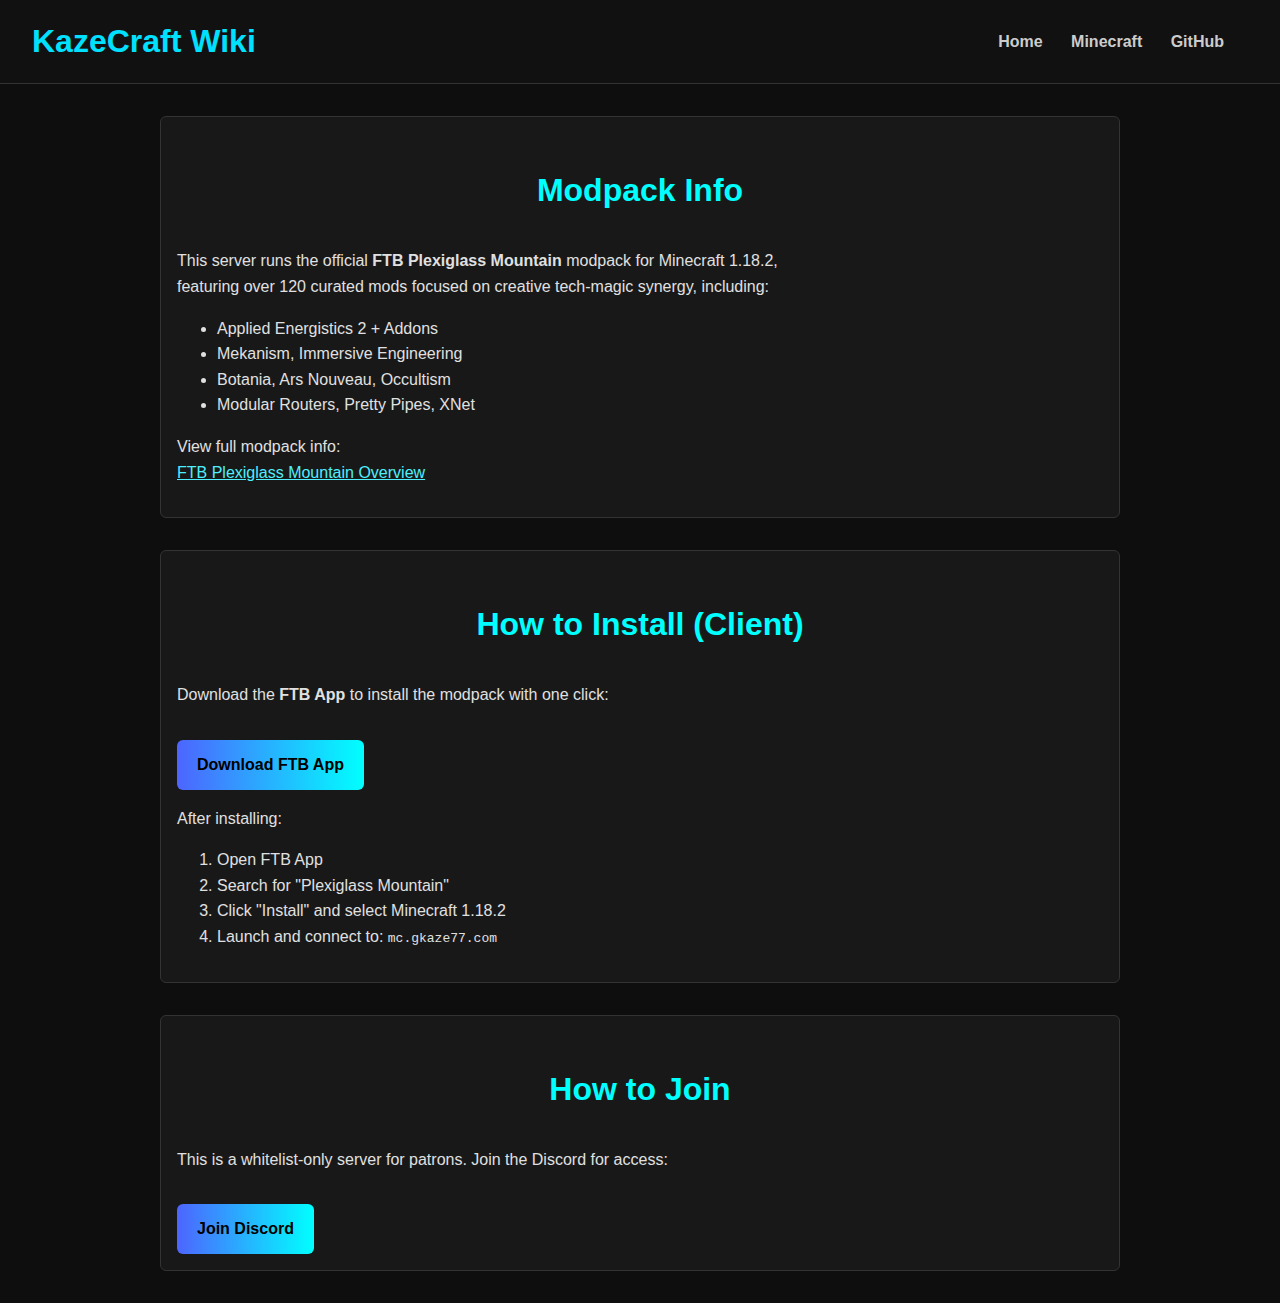
<file: wiki.html>
<!DOCTYPE html>
<html lang="en">
<head>
  <meta charset="UTF-8" />
  <meta name="viewport" content="width=device-width, initial-scale=1.0" />
  <title>KazeCraft Wiki – Install & Info</title>
  <link rel="stylesheet" href="/styles.css" />
  <link rel="icon" href="/assets/icons/icon.png" type="image/png">
  <style>
    body {
      background-color: #0e0e0e;
      color: #e0e0e0;
      font-family: 'Segoe UI', sans-serif;
      line-height: 1.6;
    }
    header {
      background: #111;
      padding: 1rem 2rem;
      border-bottom: 1px solid #333;
    }
    header h1 {
      margin: 0;
      color: #00e0ff;
    }
    nav a {
      color: #ccc;
      text-decoration: none;
      margin-right: 1.5rem;
      font-weight: 600;
    }
    .container {
      max-width: 960px;
      margin: 2rem auto;
      padding: 0 1rem;
    }
    h2 {
      color: #0ff;
      margin-top: 2rem;
    }
    a.link {
      color: #4defff;
      text-decoration: underline;
    }
    .panel {
      background: #181818;
      padding: 1rem;
      margin-bottom: 2rem;
      border-radius: 6px;
      border: 1px solid #333;
    }
    .button {
      display: inline-block;
      background: linear-gradient(to right, #4d65ff, #0ff);
      color: black;
      font-weight: bold;
      padding: 0.75rem 1.25rem;
      border-radius: 6px;
      text-decoration: none;
      margin-top: 1rem;
    }
  </style>
</head>
<body>
  <header>
    <div style="display:flex; justify-content:space-between; align-items:center">
      <h1>KazeCraft Wiki</h1>
      <nav>
        <a href="/">Home</a>
        <a href="/minecraft">Minecraft</a>
        <a href="https://github.com/GKaZe77/gkaze77-minecraft-site" target="_blank">GitHub</a>
      </nav>
    </div>
  </header>

  <main class="container">
    <section class="panel">
      <h2>Modpack Info</h2>
      <p>
        This server runs the official <strong>FTB Plexiglass Mountain</strong> modpack for Minecraft 1.18.2,<br>
        featuring over 120 curated mods focused on creative tech-magic synergy, including:
      </p>
      <ul>
        <li>Applied Energistics 2 + Addons</li>
        <li>Mekanism, Immersive Engineering</li>
        <li>Botania, Ars Nouveau, Occultism</li>
        <li>Modular Routers, Pretty Pipes, XNet</li>
      </ul>
      <p>
        View full modpack info:<br>
        <a class="link" href="https://www.feed-the-beast.com/modpacks/96-ftb-plexiglass-mountain" target="_blank">FTB Plexiglass Mountain Overview</a>
      </p>
    </section>

    <section class="panel">
      <h2>How to Install (Client)</h2>
      <p>
        Download the <strong>FTB App</strong> to install the modpack with one click:
      </p>
      <a class="button" href="https://www.feed-the-beast.com/ftb-app" target="_blank">Download FTB App</a>
      <p style="margin-top:1rem">
        After installing:
        <ol>
          <li>Open FTB App</li>
          <li>Search for "Plexiglass Mountain"</li>
          <li>Click "Install" and select Minecraft 1.18.2</li>
          <li>Launch and connect to: <code>mc.gkaze77.com</code></li>
        </ol>
      </p>
    </section>

    <section class="panel">
      <h2>How to Join</h2>
      <p>This is a whitelist-only server for patrons. Join the Discord for access:</p>
      <a class="button" href="https://discord.gg/yourserver" target="_blank">Join Discord</a>
    </section>
  </main>
</body>
</html>
</file>
<file: styles.css>
/* === Base === */
body {
  margin: 0;
  font-family: 'Orbitron', sans-serif;
  background-color: #0b0b0b;
  color: #f0f0f0;
  overflow-x: hidden;
}

a {
  color: #00b4ff;
  text-decoration: none;
}
a:hover {
  text-decoration: underline;
}

/* === Hero === */
.hero {
  position: relative;
  background: url("assets/bannerbackground.png") no-repeat center center;
  background-size: cover;
  padding: 4rem 2rem;
  text-align: center;
  color: white;
  box-shadow: 0 0 40px rgba(0, 255, 255, 0.3);
  overflow: hidden;
}

.hero::before {
  content: '';
  position: absolute;
  inset: 0;
  background: rgba(0, 0, 0, 0.45); /* dark overlay for readability */
  z-index: 0;
}

.hero h1,
.hero p {
  position: relative;
  z-index: 1;
  text-shadow: 2px 2px 6px rgba(0, 0, 0, 0.7); /* soft shadow for pop */
}

.hero-content {
  max-width: 700px;
  margin: auto;
}

.ae2-title {
  font-size: 3rem;
  margin: 0;
  text-shadow: 0 0 8px rgba(255, 255, 255, 0.2);
}
.subtitle {
  margin: 0.5rem 0 2rem;
  font-size: 1.2rem;
}
.cta-btn {
  display: inline-block;
  padding: 0.75rem 1.5rem;
  background: #00b4ff;
  color: black;
  font-weight: bold;
  border-radius: 12px;
  transition: all 0.2s ease;
}
.cta-btn:hover {
  background: #66ddff;
  transform: scale(1.05);
}

/* === Navigation === */
.main-header {
  background-color: #121212;
  padding: 1rem 2rem;
  display: flex;
  justify-content: space-between;
  align-items: center;
  border-bottom: 1px solid #2a2a2a;
}
.main-nav a {
  color: #87cefa;
  text-decoration: none;
  margin-left: 1.5rem;
  font-weight: 500;
}
.patreon-button {
  height: 28px;
  vertical-align: middle;
  margin-top: -4px;
}

/* === Sections === */
.container {
  padding: 3rem 2rem;
  max-width: 960px;
  margin: auto;
}
h2 {
  text-align: center;
  font-size: 2rem;
  margin-bottom: 2rem;
}

/* === Server Status === */
.status {
  text-align: center;
  background: #121212;
  padding: 1rem;
  border: 2px solid #222;
  border-radius: 8px;
  margin-bottom: 3rem;
}
.status p {
  font-size: 1.1rem;
}

/* === Server Rules === */
.rules {
  padding: 2rem 0;
}
.rules .card {
  background: #181818;
  border: 2px solid #2c2c2c;
  border-left: 6px solid #00b4ff;
  padding: 1.5rem;
  border-radius: 10px;
  max-width: 700px;
  margin: 0 auto;
}
.rules ul {
  list-style-type: none;
  padding: 0;
}
.rules li {
  padding: 0.5rem 0;
  border-bottom: 1px dashed #333;
  font-size: 1rem;
}
.rules li:last-child {
  border-bottom: none;
}

/* === Install Section === */
.install {
  padding: 2rem 0;
  text-align: center;
}
.install ul {
  list-style-type: none;
  padding: 0;
}
.install li {
  padding: 0.25rem 0;
}

/* === YouTube Section === */
.youtube iframe {
  width: 100%;
  height: 400px;
  max-width: 800px;
  display: block;
  margin: 2rem auto;
  border: none;
  border-radius: 12px;
}

/* === Footer === */
.footer {
  text-align: center;
  padding: 2rem 1rem;
  background-color: #121212;
  color: #aaa;
}
</file>
